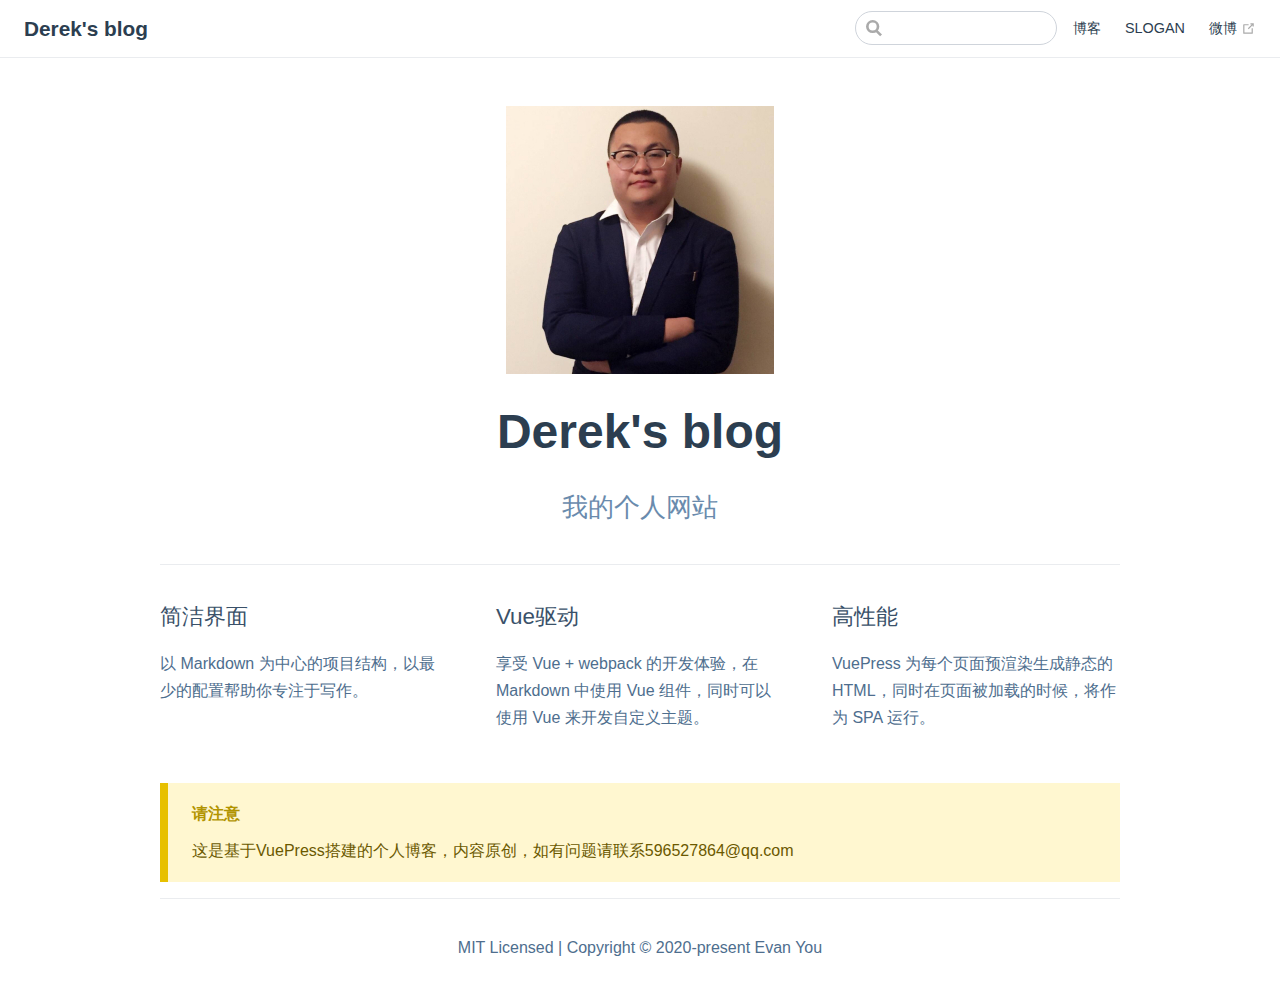
<file: index.html>
<!DOCTYPE html>
<html lang="en-US">
  <head>
    <meta charset="utf-8">
    <meta name="viewport" content="width=device-width,initial-scale=1">
    <title>Derek&#39;s blog</title>
    <meta name="generator" content="VuePress 1.5.2">
    <link rel="icon" href="/logo.jpg">
    <link rel="">
    <meta name="description" content="我的个人网站">
    <link rel="preload" href="/assets/css/0.styles.85e6082d.css" as="style"><link rel="preload" href="/assets/js/app.99e54c7d.js" as="script"><link rel="preload" href="/assets/js/2.1a6ac750.js" as="script"><link rel="preload" href="/assets/js/5.028af4e5.js" as="script"><link rel="prefetch" href="/assets/js/10.6dd53132.js"><link rel="prefetch" href="/assets/js/3.3dc6a528.js"><link rel="prefetch" href="/assets/js/4.08c277e4.js"><link rel="prefetch" href="/assets/js/6.fd2b7a94.js"><link rel="prefetch" href="/assets/js/7.e91bff27.js"><link rel="prefetch" href="/assets/js/8.a89cb03c.js"><link rel="prefetch" href="/assets/js/9.a662ce98.js">
    <link rel="stylesheet" href="/assets/css/0.styles.85e6082d.css">
  </head>
  <body>
    <div id="app" data-server-rendered="true"><div class="theme-container no-sidebar"><header class="navbar"><div class="sidebar-button"><svg xmlns="http://www.w3.org/2000/svg" aria-hidden="true" role="img" viewBox="0 0 448 512" class="icon"><path fill="currentColor" d="M436 124H12c-6.627 0-12-5.373-12-12V80c0-6.627 5.373-12 12-12h424c6.627 0 12 5.373 12 12v32c0 6.627-5.373 12-12 12zm0 160H12c-6.627 0-12-5.373-12-12v-32c0-6.627 5.373-12 12-12h424c6.627 0 12 5.373 12 12v32c0 6.627-5.373 12-12 12zm0 160H12c-6.627 0-12-5.373-12-12v-32c0-6.627 5.373-12 12-12h424c6.627 0 12 5.373 12 12v32c0 6.627-5.373 12-12 12z"></path></svg></div> <a href="/" aria-current="page" class="home-link router-link-exact-active router-link-active"><!----> <span class="site-name">Derek's blog</span></a> <div class="links"><div class="search-box"><input aria-label="Search" autocomplete="off" spellcheck="false" value=""> <!----></div> <nav class="nav-links can-hide"><div class="nav-item"><a href="/blog_heart/" class="nav-link">
  博客
</a></div><div class="nav-item"><a href="/SLOGAN/" class="nav-link">
  SLOGAN
</a></div><div class="nav-item"><a href="https://baidu.com" target="_blank" rel="noopener noreferrer" class="nav-link external">
  微博
  <svg xmlns="http://www.w3.org/2000/svg" aria-hidden="true" x="0px" y="0px" viewBox="0 0 100 100" width="15" height="15" class="icon outbound"><path fill="currentColor" d="M18.8,85.1h56l0,0c2.2,0,4-1.8,4-4v-32h-8v28h-48v-48h28v-8h-32l0,0c-2.2,0-4,1.8-4,4v56C14.8,83.3,16.6,85.1,18.8,85.1z"></path> <polygon fill="currentColor" points="45.7,48.7 51.3,54.3 77.2,28.5 77.2,37.2 85.2,37.2 85.2,14.9 62.8,14.9 62.8,22.9 71.5,22.9"></polygon></svg></a></div> <!----></nav></div></header> <div class="sidebar-mask"></div> <aside class="sidebar"><nav class="nav-links"><div class="nav-item"><a href="/blog_heart/" class="nav-link">
  博客
</a></div><div class="nav-item"><a href="/SLOGAN/" class="nav-link">
  SLOGAN
</a></div><div class="nav-item"><a href="https://baidu.com" target="_blank" rel="noopener noreferrer" class="nav-link external">
  微博
  <svg xmlns="http://www.w3.org/2000/svg" aria-hidden="true" x="0px" y="0px" viewBox="0 0 100 100" width="15" height="15" class="icon outbound"><path fill="currentColor" d="M18.8,85.1h56l0,0c2.2,0,4-1.8,4-4v-32h-8v28h-48v-48h28v-8h-32l0,0c-2.2,0-4,1.8-4,4v56C14.8,83.3,16.6,85.1,18.8,85.1z"></path> <polygon fill="currentColor" points="45.7,48.7 51.3,54.3 77.2,28.5 77.2,37.2 85.2,37.2 85.2,14.9 62.8,14.9 62.8,22.9 71.5,22.9"></polygon></svg></a></div> <!----></nav>  <!----> </aside> <main aria-labelledby="main-title" class="home"><header class="hero"><img src="\images\孙.png" alt="hero"> <h1 id="main-title">
      Derek's blog
    </h1> <p class="description">
      我的个人网站
    </p> <!----></header> <div class="features"><div class="feature"><h2>简洁界面</h2> <p>以 Markdown 为中心的项目结构，以最少的配置帮助你专注于写作。</p></div><div class="feature"><h2>Vue驱动</h2> <p>享受 Vue + webpack 的开发体验，在 Markdown 中使用 Vue 组件，同时可以使用 Vue 来开发自定义主题。</p></div><div class="feature"><h2>高性能</h2> <p>VuePress 为每个页面预渲染生成静态的 HTML，同时在页面被加载的时候，将作为 SPA 运行。</p></div></div> <div class="theme-default-content custom content__default"><div class="custom-block warning"><p class="custom-block-title">请注意</p> <p>这是基于VuePress搭建的个人博客，内容原创，如有问题请联系596527864@qq.com</p></div></div> <div class="footer">
    MIT Licensed | Copyright © 2020-present Evan You
  </div></main></div><div class="global-ui"></div></div>
    <script src="/assets/js/app.99e54c7d.js" defer></script><script src="/assets/js/2.1a6ac750.js" defer></script><script src="/assets/js/5.028af4e5.js" defer></script>
  </body>
</html>
</file>
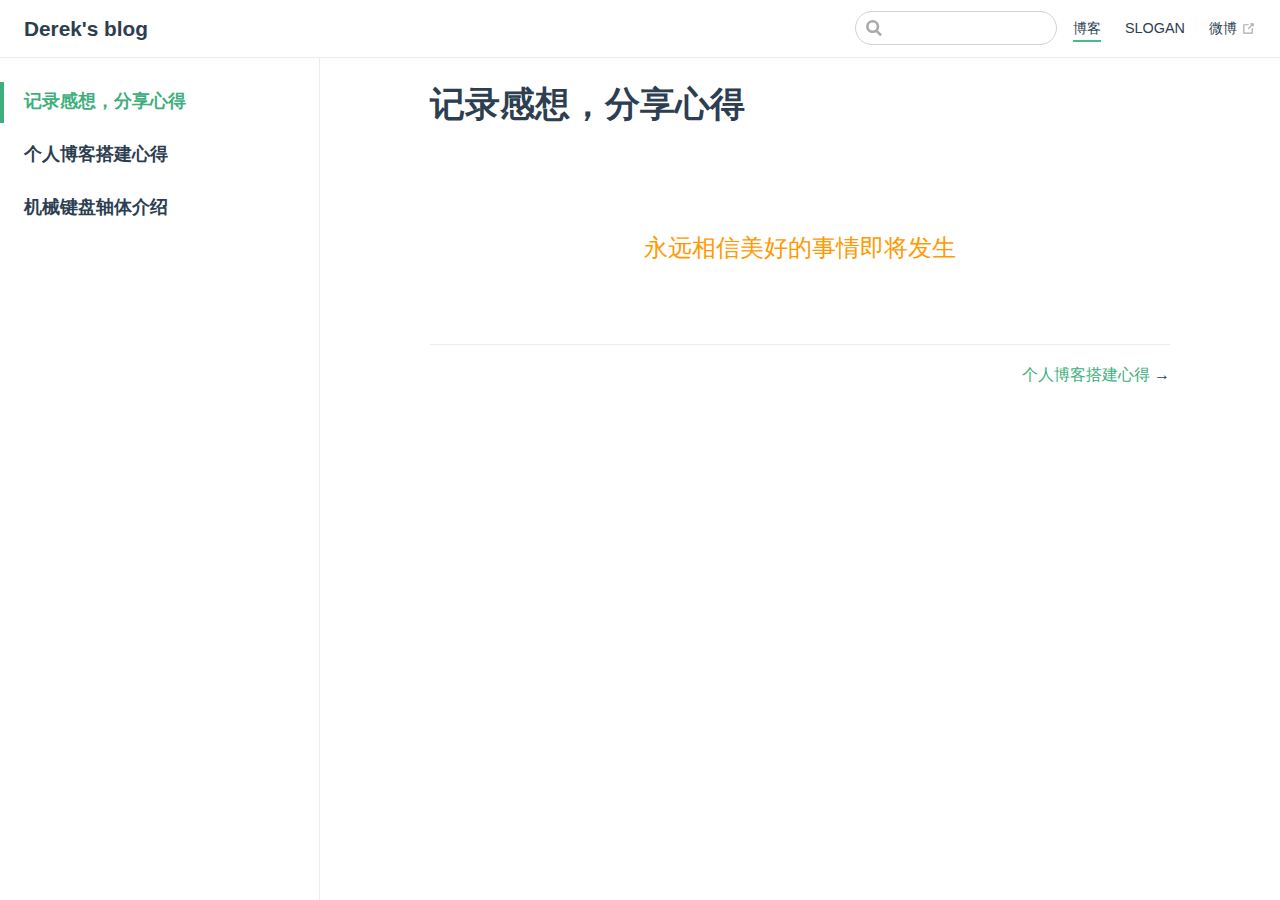
<file: blog_heart/index.html>
<!DOCTYPE html>
<html lang="en-US">
  <head>
    <meta charset="utf-8">
    <meta name="viewport" content="width=device-width,initial-scale=1">
    <title>记录感想，分享心得 | Derek&#39;s blog</title>
    <meta name="generator" content="VuePress 1.5.2">
    <link rel="icon" href="/logo.jpg">
    <link rel="">
    <meta name="description" content="我的个人网站">
    <link rel="preload" href="/assets/css/0.styles.85e6082d.css" as="style"><link rel="preload" href="/assets/js/app.99e54c7d.js" as="script"><link rel="preload" href="/assets/js/2.1a6ac750.js" as="script"><link rel="preload" href="/assets/js/8.a89cb03c.js" as="script"><link rel="prefetch" href="/assets/js/10.6dd53132.js"><link rel="prefetch" href="/assets/js/3.3dc6a528.js"><link rel="prefetch" href="/assets/js/4.08c277e4.js"><link rel="prefetch" href="/assets/js/5.028af4e5.js"><link rel="prefetch" href="/assets/js/6.fd2b7a94.js"><link rel="prefetch" href="/assets/js/7.e91bff27.js"><link rel="prefetch" href="/assets/js/9.a662ce98.js">
    <link rel="stylesheet" href="/assets/css/0.styles.85e6082d.css">
  </head>
  <body>
    <div id="app" data-server-rendered="true"><div class="theme-container"><header class="navbar"><div class="sidebar-button"><svg xmlns="http://www.w3.org/2000/svg" aria-hidden="true" role="img" viewBox="0 0 448 512" class="icon"><path fill="currentColor" d="M436 124H12c-6.627 0-12-5.373-12-12V80c0-6.627 5.373-12 12-12h424c6.627 0 12 5.373 12 12v32c0 6.627-5.373 12-12 12zm0 160H12c-6.627 0-12-5.373-12-12v-32c0-6.627 5.373-12 12-12h424c6.627 0 12 5.373 12 12v32c0 6.627-5.373 12-12 12zm0 160H12c-6.627 0-12-5.373-12-12v-32c0-6.627 5.373-12 12-12h424c6.627 0 12 5.373 12 12v32c0 6.627-5.373 12-12 12z"></path></svg></div> <a href="/" class="home-link router-link-active"><!----> <span class="site-name">Derek's blog</span></a> <div class="links"><div class="search-box"><input aria-label="Search" autocomplete="off" spellcheck="false" value=""> <!----></div> <nav class="nav-links can-hide"><div class="nav-item"><a href="/blog_heart/" aria-current="page" class="nav-link router-link-exact-active router-link-active">
  博客
</a></div><div class="nav-item"><a href="/SLOGAN/" class="nav-link">
  SLOGAN
</a></div><div class="nav-item"><a href="https://baidu.com" target="_blank" rel="noopener noreferrer" class="nav-link external">
  微博
  <svg xmlns="http://www.w3.org/2000/svg" aria-hidden="true" x="0px" y="0px" viewBox="0 0 100 100" width="15" height="15" class="icon outbound"><path fill="currentColor" d="M18.8,85.1h56l0,0c2.2,0,4-1.8,4-4v-32h-8v28h-48v-48h28v-8h-32l0,0c-2.2,0-4,1.8-4,4v56C14.8,83.3,16.6,85.1,18.8,85.1z"></path> <polygon fill="currentColor" points="45.7,48.7 51.3,54.3 77.2,28.5 77.2,37.2 85.2,37.2 85.2,14.9 62.8,14.9 62.8,22.9 71.5,22.9"></polygon></svg></a></div> <!----></nav></div></header> <div class="sidebar-mask"></div> <aside class="sidebar"><nav class="nav-links"><div class="nav-item"><a href="/blog_heart/" aria-current="page" class="nav-link router-link-exact-active router-link-active">
  博客
</a></div><div class="nav-item"><a href="/SLOGAN/" class="nav-link">
  SLOGAN
</a></div><div class="nav-item"><a href="https://baidu.com" target="_blank" rel="noopener noreferrer" class="nav-link external">
  微博
  <svg xmlns="http://www.w3.org/2000/svg" aria-hidden="true" x="0px" y="0px" viewBox="0 0 100 100" width="15" height="15" class="icon outbound"><path fill="currentColor" d="M18.8,85.1h56l0,0c2.2,0,4-1.8,4-4v-32h-8v28h-48v-48h28v-8h-32l0,0c-2.2,0-4,1.8-4,4v56C14.8,83.3,16.6,85.1,18.8,85.1z"></path> <polygon fill="currentColor" points="45.7,48.7 51.3,54.3 77.2,28.5 77.2,37.2 85.2,37.2 85.2,14.9 62.8,14.9 62.8,22.9 71.5,22.9"></polygon></svg></a></div> <!----></nav>  <ul class="sidebar-links"><li><a href="/blog_heart/" aria-current="page" class="active sidebar-link">记录感想，分享心得</a></li><li><a href="/blog_heart/one.html" class="sidebar-link">个人博客搭建心得</a></li><li><a href="/blog_heart/中国芯.html" class="sidebar-link">机械键盘轴体介绍</a></li></ul> </aside> <main class="page"> <div class="theme-default-content content__default"><h1 id="记录感想，分享心得"><a href="#记录感想，分享心得" class="header-anchor">#</a> 记录感想，分享心得</h1> <br> <br> <br> <br> <br> <font size="5" color="#ff9900"><center>永远相信美好的事情即将发生</center></font></div> <footer class="page-edit"><!----> <!----></footer> <div class="page-nav"><p class="inner"><!----> <span class="next"><a href="/blog_heart/one.html">
        个人博客搭建心得
      </a>
      →
    </span></p></div> </main></div><div class="global-ui"></div></div>
    <script src="/assets/js/app.99e54c7d.js" defer></script><script src="/assets/js/2.1a6ac750.js" defer></script><script src="/assets/js/8.a89cb03c.js" defer></script>
  </body>
</html>
</file>
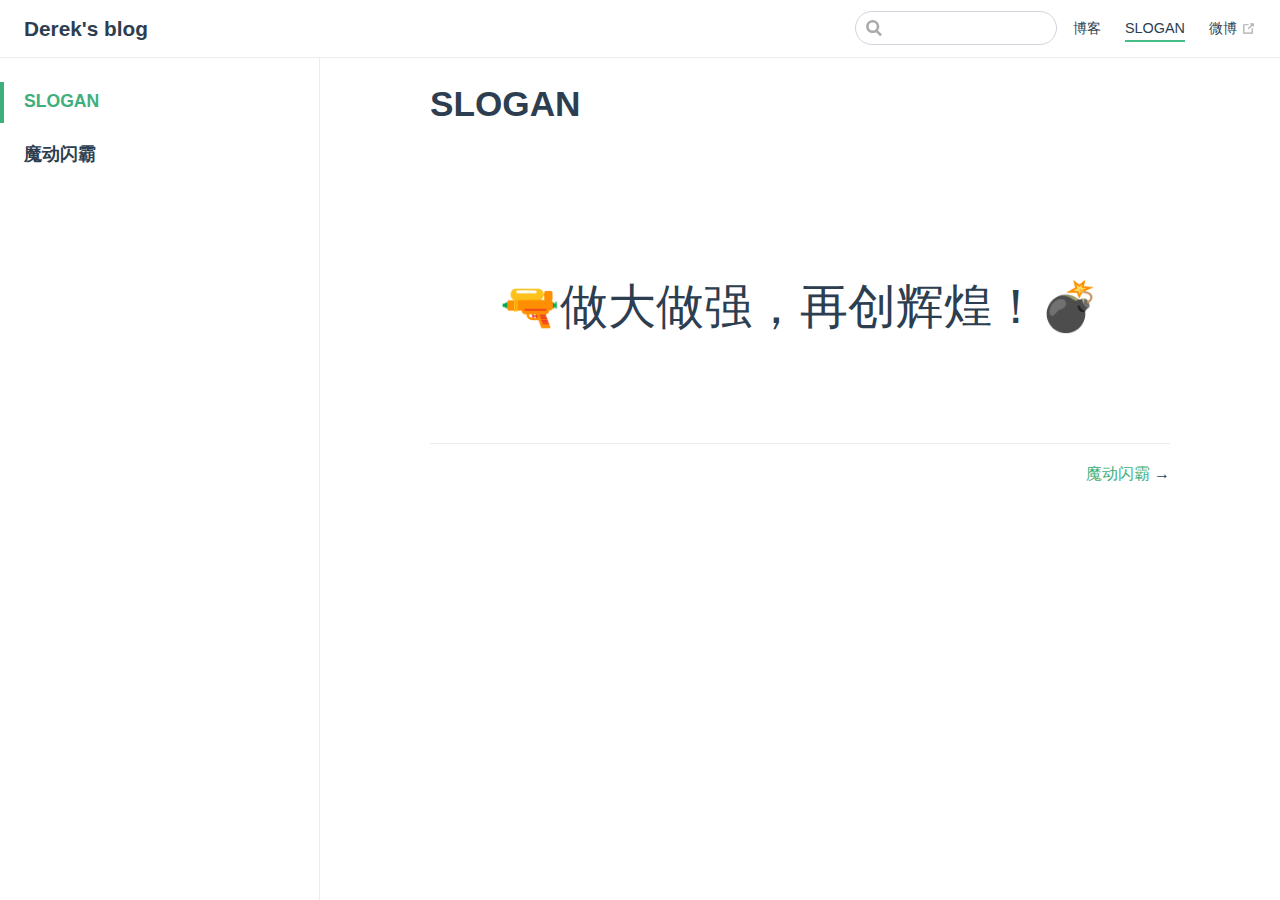
<file: SLOGAN/index.html>
<!DOCTYPE html>
<html lang="en-US">
  <head>
    <meta charset="utf-8">
    <meta name="viewport" content="width=device-width,initial-scale=1">
    <title>SLOGAN | Derek&#39;s blog</title>
    <meta name="generator" content="VuePress 1.5.2">
    <link rel="icon" href="/logo.jpg">
    <link rel="">
    <meta name="description" content="我的个人网站">
    <link rel="preload" href="/assets/css/0.styles.85e6082d.css" as="style"><link rel="preload" href="/assets/js/app.99e54c7d.js" as="script"><link rel="preload" href="/assets/js/2.1a6ac750.js" as="script"><link rel="preload" href="/assets/js/6.fd2b7a94.js" as="script"><link rel="prefetch" href="/assets/js/10.6dd53132.js"><link rel="prefetch" href="/assets/js/3.3dc6a528.js"><link rel="prefetch" href="/assets/js/4.08c277e4.js"><link rel="prefetch" href="/assets/js/5.028af4e5.js"><link rel="prefetch" href="/assets/js/7.e91bff27.js"><link rel="prefetch" href="/assets/js/8.a89cb03c.js"><link rel="prefetch" href="/assets/js/9.a662ce98.js">
    <link rel="stylesheet" href="/assets/css/0.styles.85e6082d.css">
  </head>
  <body>
    <div id="app" data-server-rendered="true"><div class="theme-container"><header class="navbar"><div class="sidebar-button"><svg xmlns="http://www.w3.org/2000/svg" aria-hidden="true" role="img" viewBox="0 0 448 512" class="icon"><path fill="currentColor" d="M436 124H12c-6.627 0-12-5.373-12-12V80c0-6.627 5.373-12 12-12h424c6.627 0 12 5.373 12 12v32c0 6.627-5.373 12-12 12zm0 160H12c-6.627 0-12-5.373-12-12v-32c0-6.627 5.373-12 12-12h424c6.627 0 12 5.373 12 12v32c0 6.627-5.373 12-12 12zm0 160H12c-6.627 0-12-5.373-12-12v-32c0-6.627 5.373-12 12-12h424c6.627 0 12 5.373 12 12v32c0 6.627-5.373 12-12 12z"></path></svg></div> <a href="/" class="home-link router-link-active"><!----> <span class="site-name">Derek's blog</span></a> <div class="links"><div class="search-box"><input aria-label="Search" autocomplete="off" spellcheck="false" value=""> <!----></div> <nav class="nav-links can-hide"><div class="nav-item"><a href="/blog_heart/" class="nav-link">
  博客
</a></div><div class="nav-item"><a href="/SLOGAN/" aria-current="page" class="nav-link router-link-exact-active router-link-active">
  SLOGAN
</a></div><div class="nav-item"><a href="https://baidu.com" target="_blank" rel="noopener noreferrer" class="nav-link external">
  微博
  <svg xmlns="http://www.w3.org/2000/svg" aria-hidden="true" x="0px" y="0px" viewBox="0 0 100 100" width="15" height="15" class="icon outbound"><path fill="currentColor" d="M18.8,85.1h56l0,0c2.2,0,4-1.8,4-4v-32h-8v28h-48v-48h28v-8h-32l0,0c-2.2,0-4,1.8-4,4v56C14.8,83.3,16.6,85.1,18.8,85.1z"></path> <polygon fill="currentColor" points="45.7,48.7 51.3,54.3 77.2,28.5 77.2,37.2 85.2,37.2 85.2,14.9 62.8,14.9 62.8,22.9 71.5,22.9"></polygon></svg></a></div> <!----></nav></div></header> <div class="sidebar-mask"></div> <aside class="sidebar"><nav class="nav-links"><div class="nav-item"><a href="/blog_heart/" class="nav-link">
  博客
</a></div><div class="nav-item"><a href="/SLOGAN/" aria-current="page" class="nav-link router-link-exact-active router-link-active">
  SLOGAN
</a></div><div class="nav-item"><a href="https://baidu.com" target="_blank" rel="noopener noreferrer" class="nav-link external">
  微博
  <svg xmlns="http://www.w3.org/2000/svg" aria-hidden="true" x="0px" y="0px" viewBox="0 0 100 100" width="15" height="15" class="icon outbound"><path fill="currentColor" d="M18.8,85.1h56l0,0c2.2,0,4-1.8,4-4v-32h-8v28h-48v-48h28v-8h-32l0,0c-2.2,0-4,1.8-4,4v56C14.8,83.3,16.6,85.1,18.8,85.1z"></path> <polygon fill="currentColor" points="45.7,48.7 51.3,54.3 77.2,28.5 77.2,37.2 85.2,37.2 85.2,14.9 62.8,14.9 62.8,22.9 71.5,22.9"></polygon></svg></a></div> <!----></nav>  <ul class="sidebar-links"><li><a href="/SLOGAN/" aria-current="page" class="active sidebar-link">SLOGAN</a></li><li><a href="/SLOGAN/one.html" class="sidebar-link">魔动闪霸</a></li></ul> </aside> <main class="page"> <div class="theme-default-content content__default"><h1 id="slogan"><a href="#slogan" class="header-anchor">#</a> SLOGAN</h1> <br> <br> <br><br> <br> <br> <p><font size="7"><center>🔫做大做强，再创辉煌！💣</center></font></p></div> <footer class="page-edit"><!----> <!----></footer> <div class="page-nav"><p class="inner"><!----> <span class="next"><a href="/SLOGAN/one.html">
        魔动闪霸
      </a>
      →
    </span></p></div> </main></div><div class="global-ui"></div></div>
    <script src="/assets/js/app.99e54c7d.js" defer></script><script src="/assets/js/2.1a6ac750.js" defer></script><script src="/assets/js/6.fd2b7a94.js" defer></script>
  </body>
</html>
</file>
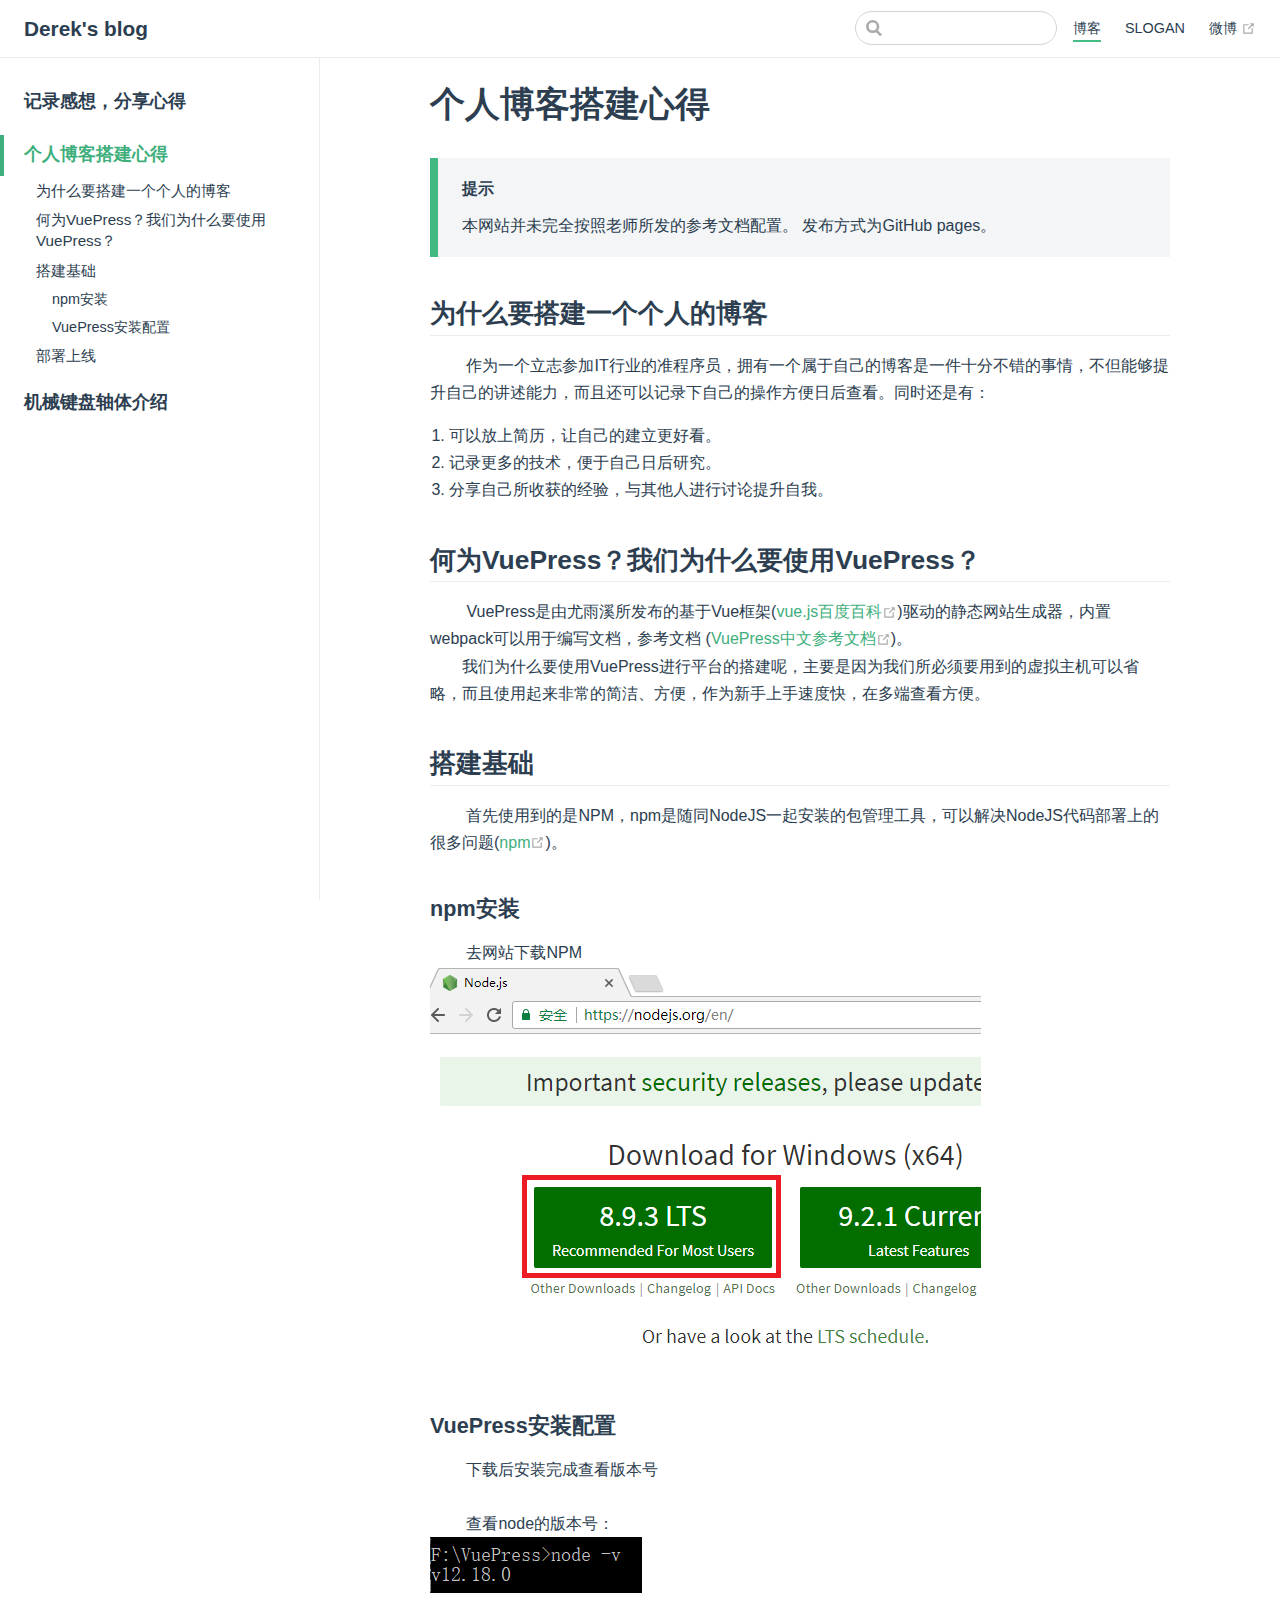
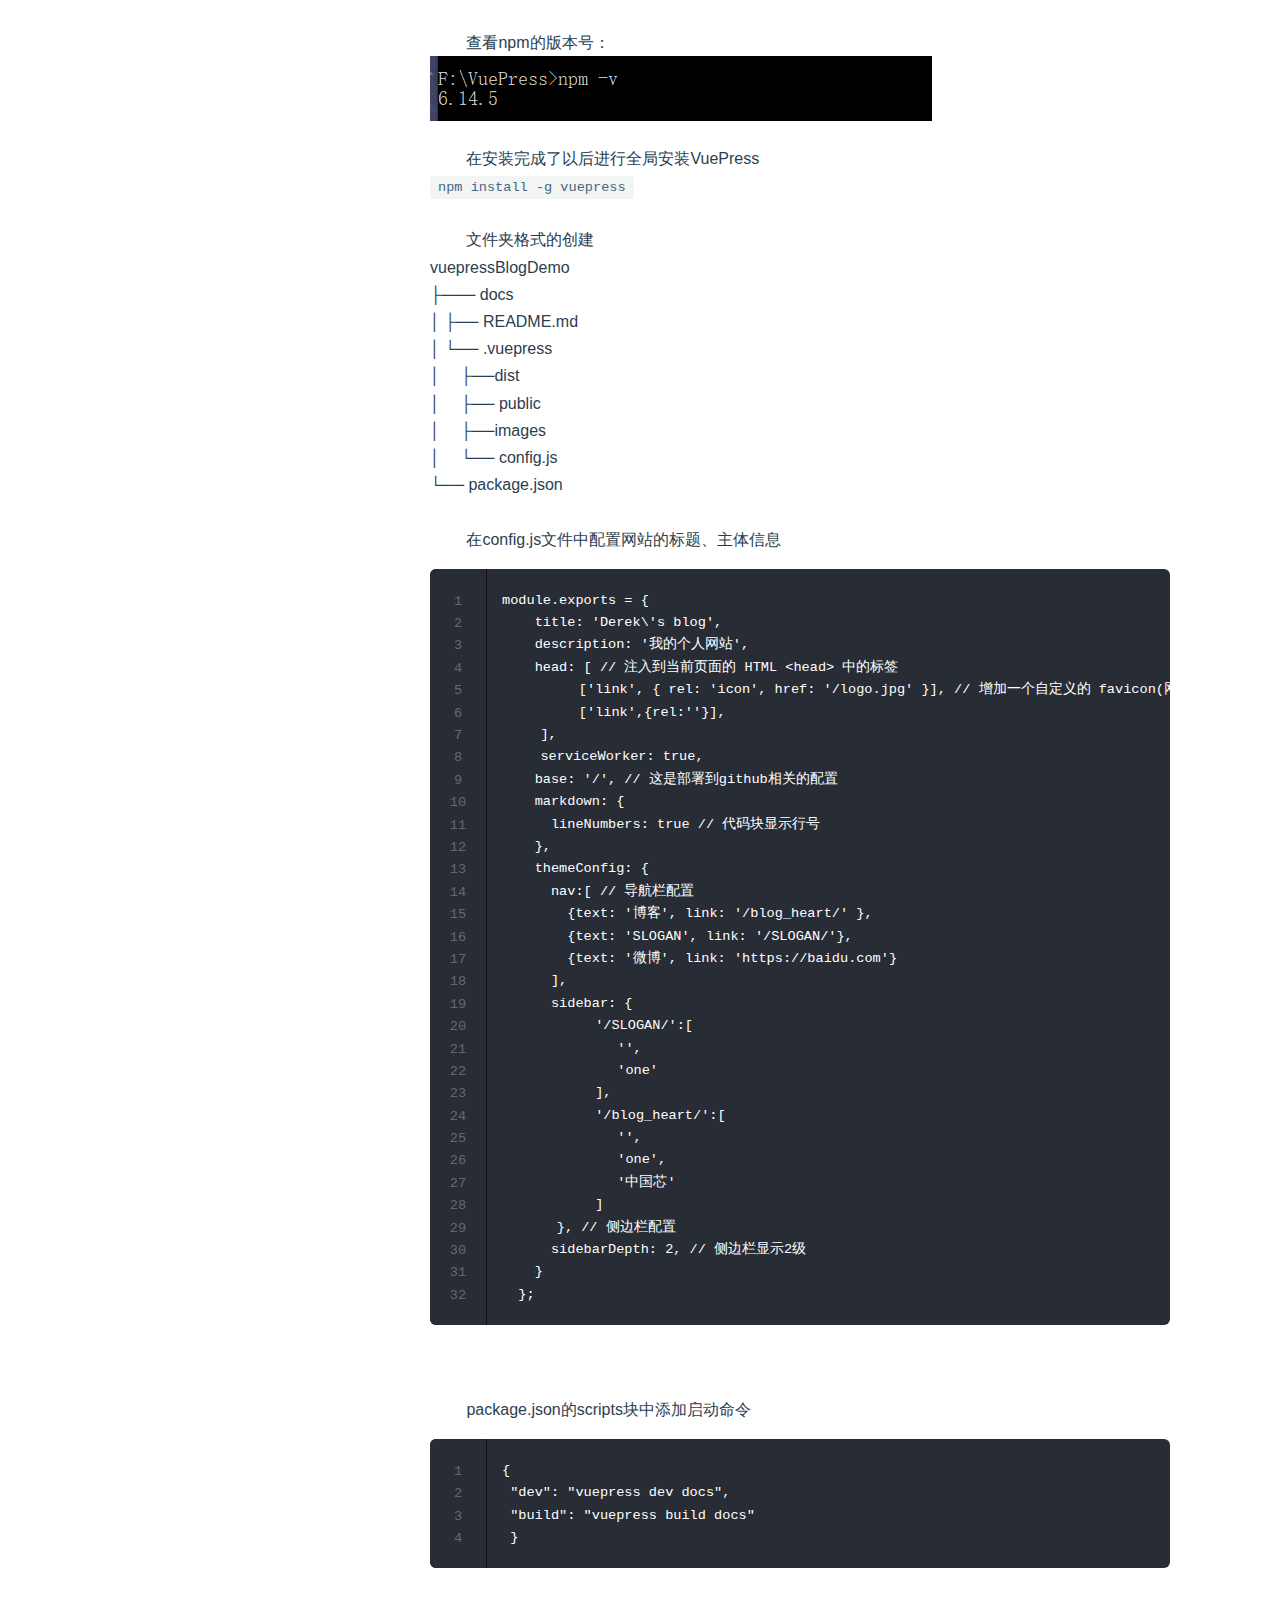
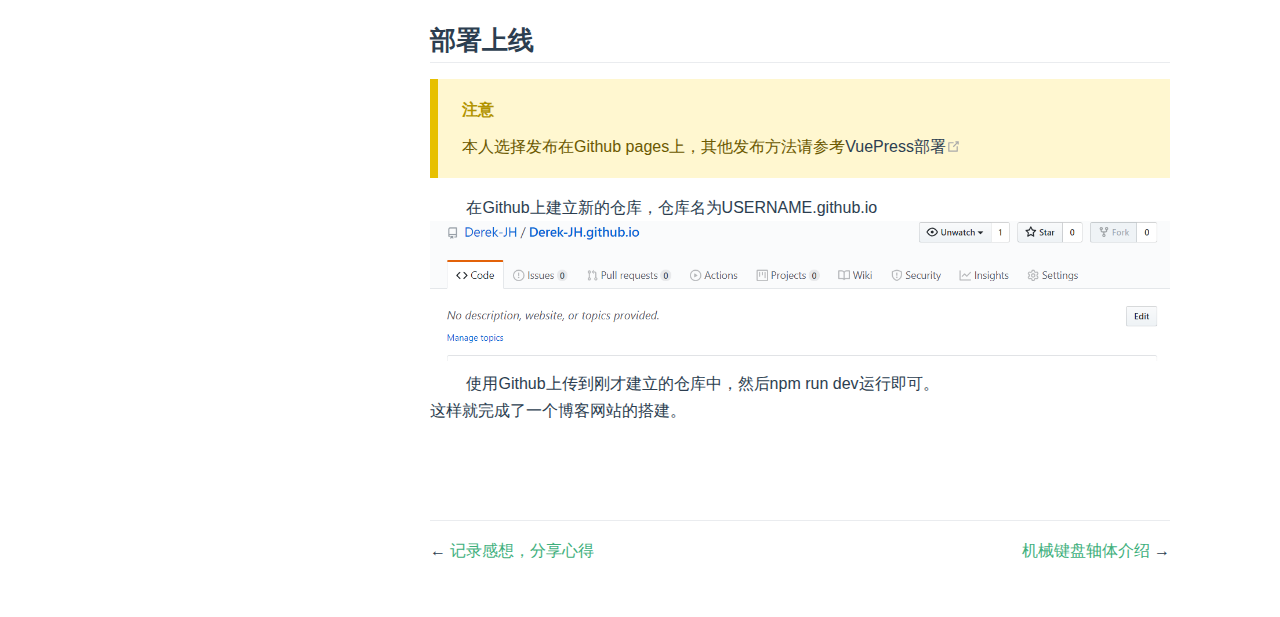
<file: blog_heart/one.html>
<!DOCTYPE html>
<html lang="en-US">
  <head>
    <meta charset="utf-8">
    <meta name="viewport" content="width=device-width,initial-scale=1">
    <title>个人博客搭建心得 | Derek&#39;s blog</title>
    <meta name="generator" content="VuePress 1.5.2">
    <link rel="icon" href="/logo.jpg">
    <link rel="">
    <meta name="description" content="我的个人网站">
    <link rel="preload" href="/assets/css/0.styles.85e6082d.css" as="style"><link rel="preload" href="/assets/js/app.99e54c7d.js" as="script"><link rel="preload" href="/assets/js/2.1a6ac750.js" as="script"><link rel="preload" href="/assets/js/9.a662ce98.js" as="script"><link rel="prefetch" href="/assets/js/10.6dd53132.js"><link rel="prefetch" href="/assets/js/3.3dc6a528.js"><link rel="prefetch" href="/assets/js/4.08c277e4.js"><link rel="prefetch" href="/assets/js/5.028af4e5.js"><link rel="prefetch" href="/assets/js/6.fd2b7a94.js"><link rel="prefetch" href="/assets/js/7.e91bff27.js"><link rel="prefetch" href="/assets/js/8.a89cb03c.js">
    <link rel="stylesheet" href="/assets/css/0.styles.85e6082d.css">
  </head>
  <body>
    <div id="app" data-server-rendered="true"><div class="theme-container"><header class="navbar"><div class="sidebar-button"><svg xmlns="http://www.w3.org/2000/svg" aria-hidden="true" role="img" viewBox="0 0 448 512" class="icon"><path fill="currentColor" d="M436 124H12c-6.627 0-12-5.373-12-12V80c0-6.627 5.373-12 12-12h424c6.627 0 12 5.373 12 12v32c0 6.627-5.373 12-12 12zm0 160H12c-6.627 0-12-5.373-12-12v-32c0-6.627 5.373-12 12-12h424c6.627 0 12 5.373 12 12v32c0 6.627-5.373 12-12 12zm0 160H12c-6.627 0-12-5.373-12-12v-32c0-6.627 5.373-12 12-12h424c6.627 0 12 5.373 12 12v32c0 6.627-5.373 12-12 12z"></path></svg></div> <a href="/" class="home-link router-link-active"><!----> <span class="site-name">Derek's blog</span></a> <div class="links"><div class="search-box"><input aria-label="Search" autocomplete="off" spellcheck="false" value=""> <!----></div> <nav class="nav-links can-hide"><div class="nav-item"><a href="/blog_heart/" class="nav-link router-link-active">
  博客
</a></div><div class="nav-item"><a href="/SLOGAN/" class="nav-link">
  SLOGAN
</a></div><div class="nav-item"><a href="https://baidu.com" target="_blank" rel="noopener noreferrer" class="nav-link external">
  微博
  <svg xmlns="http://www.w3.org/2000/svg" aria-hidden="true" x="0px" y="0px" viewBox="0 0 100 100" width="15" height="15" class="icon outbound"><path fill="currentColor" d="M18.8,85.1h56l0,0c2.2,0,4-1.8,4-4v-32h-8v28h-48v-48h28v-8h-32l0,0c-2.2,0-4,1.8-4,4v56C14.8,83.3,16.6,85.1,18.8,85.1z"></path> <polygon fill="currentColor" points="45.7,48.7 51.3,54.3 77.2,28.5 77.2,37.2 85.2,37.2 85.2,14.9 62.8,14.9 62.8,22.9 71.5,22.9"></polygon></svg></a></div> <!----></nav></div></header> <div class="sidebar-mask"></div> <aside class="sidebar"><nav class="nav-links"><div class="nav-item"><a href="/blog_heart/" class="nav-link router-link-active">
  博客
</a></div><div class="nav-item"><a href="/SLOGAN/" class="nav-link">
  SLOGAN
</a></div><div class="nav-item"><a href="https://baidu.com" target="_blank" rel="noopener noreferrer" class="nav-link external">
  微博
  <svg xmlns="http://www.w3.org/2000/svg" aria-hidden="true" x="0px" y="0px" viewBox="0 0 100 100" width="15" height="15" class="icon outbound"><path fill="currentColor" d="M18.8,85.1h56l0,0c2.2,0,4-1.8,4-4v-32h-8v28h-48v-48h28v-8h-32l0,0c-2.2,0-4,1.8-4,4v56C14.8,83.3,16.6,85.1,18.8,85.1z"></path> <polygon fill="currentColor" points="45.7,48.7 51.3,54.3 77.2,28.5 77.2,37.2 85.2,37.2 85.2,14.9 62.8,14.9 62.8,22.9 71.5,22.9"></polygon></svg></a></div> <!----></nav>  <ul class="sidebar-links"><li><a href="/blog_heart/" aria-current="page" class="sidebar-link">记录感想，分享心得</a></li><li><a href="/blog_heart/one.html" aria-current="page" class="active sidebar-link">个人博客搭建心得</a><ul class="sidebar-sub-headers"><li class="sidebar-sub-header"><a href="/blog_heart/one.html#为什么要搭建一个个人的博客" class="sidebar-link">为什么要搭建一个个人的博客</a></li><li class="sidebar-sub-header"><a href="/blog_heart/one.html#何为vuepress？我们为什么要使用vuepress？" class="sidebar-link">何为VuePress？我们为什么要使用VuePress？</a></li><li class="sidebar-sub-header"><a href="/blog_heart/one.html#搭建基础" class="sidebar-link">搭建基础</a><ul class="sidebar-sub-headers"><li class="sidebar-sub-header"><a href="/blog_heart/one.html#npm安装" class="sidebar-link">npm安装</a></li><li class="sidebar-sub-header"><a href="/blog_heart/one.html#vuepress安装配置" class="sidebar-link">VuePress安装配置</a></li></ul></li><li class="sidebar-sub-header"><a href="/blog_heart/one.html#部署上线" class="sidebar-link">部署上线</a></li></ul></li><li><a href="/blog_heart/中国芯.html" class="sidebar-link">机械键盘轴体介绍</a></li></ul> </aside> <main class="page"> <div class="theme-default-content content__default"><h1 id="个人博客搭建心得"><a href="#个人博客搭建心得" class="header-anchor">#</a> 个人博客搭建心得</h1> <div class="custom-block tip"><p class="custom-block-title">提示</p> <p>本网站并未完全按照老师所发的参考文档配置。
发布方式为GitHub pages。</p></div> <h2 id="为什么要搭建一个个人的博客"><a href="#为什么要搭建一个个人的博客" class="header-anchor">#</a> 为什么要搭建一个个人的博客</h2> <p>      作为一个立志参加IT行业的准程序员，拥有一个属于自己的博客是一件十分不错的事情，不但能够提升自己的讲述能力，而且还可以记录下自己的操作方便日后查看。同时还是有：<br></p> <ol><li>可以放上简历，让自己的建立更好看。</li> <li>记录更多的技术，便于自己日后研究。</li> <li>分享自己所收获的经验，与其他人进行讨论提升自我。</li></ol> <h2 id="何为vuepress？我们为什么要使用vuepress？"><a href="#何为vuepress？我们为什么要使用vuepress？" class="header-anchor">#</a> 何为VuePress？我们为什么要使用VuePress？</h2> <p>     VuePress是由尤雨溪所发布的基于Vue框架(<a href="https://baike.baidu.com/item/Vue.js/19884851?fr=aladdin" target="_blank" rel="noopener noreferrer">vue.js百度百科<svg xmlns="http://www.w3.org/2000/svg" aria-hidden="true" x="0px" y="0px" viewBox="0 0 100 100" width="15" height="15" class="icon outbound"><path fill="currentColor" d="M18.8,85.1h56l0,0c2.2,0,4-1.8,4-4v-32h-8v28h-48v-48h28v-8h-32l0,0c-2.2,0-4,1.8-4,4v56C14.8,83.3,16.6,85.1,18.8,85.1z"></path> <polygon fill="currentColor" points="45.7,48.7 51.3,54.3 77.2,28.5 77.2,37.2 85.2,37.2 85.2,14.9 62.8,14.9 62.8,22.9 71.5,22.9"></polygon></svg></a>)驱动的静态网站生成器，内置webpack可以用于编写文档，参考文档
(<a href="http://caibaojian.com/vuepress/" target="_blank" rel="noopener noreferrer">VuePress中文参考文档<svg xmlns="http://www.w3.org/2000/svg" aria-hidden="true" x="0px" y="0px" viewBox="0 0 100 100" width="15" height="15" class="icon outbound"><path fill="currentColor" d="M18.8,85.1h56l0,0c2.2,0,4-1.8,4-4v-32h-8v28h-48v-48h28v-8h-32l0,0c-2.2,0-4,1.8-4,4v56C14.8,83.3,16.6,85.1,18.8,85.1z"></path> <polygon fill="currentColor" points="45.7,48.7 51.3,54.3 77.2,28.5 77.2,37.2 85.2,37.2 85.2,14.9 62.8,14.9 62.8,22.9 71.5,22.9"></polygon></svg></a>)。<br>
  我们为什么要使用VuePress进行平台的搭建呢，主要是因为我们所必须要用到的虚拟主机可以省略，而且使用起来非常的简洁、方便，作为新手上手速度快，在多端查看方便。</p> <h2 id="搭建基础"><a href="#搭建基础" class="header-anchor">#</a> 搭建基础</h2> <p>    首先使用到的是NPM，npm是随同NodeJS一起安装的包管理工具，可以解决NodeJS代码部署上的很多问题(<a href="https://baike.baidu.com/item/NPM/23807941#viewPageContent" target="_blank" rel="noopener noreferrer">npm<svg xmlns="http://www.w3.org/2000/svg" aria-hidden="true" x="0px" y="0px" viewBox="0 0 100 100" width="15" height="15" class="icon outbound"><path fill="currentColor" d="M18.8,85.1h56l0,0c2.2,0,4-1.8,4-4v-32h-8v28h-48v-48h28v-8h-32l0,0c-2.2,0-4,1.8-4,4v56C14.8,83.3,16.6,85.1,18.8,85.1z"></path> <polygon fill="currentColor" points="45.7,48.7 51.3,54.3 77.2,28.5 77.2,37.2 85.2,37.2 85.2,14.9 62.8,14.9 62.8,22.9 71.5,22.9"></polygon></svg></a>)。</p> <h3 id="npm安装"><a href="#npm安装" class="header-anchor">#</a> npm安装</h3> <p>    去网站下载NPM<br> <img src="/images/%E4%B8%8B%E8%BD%BDNPM.png" alt="下载NPM" title="下载NPM"></p> <h3 id="vuepress安装配置"><a href="#vuepress安装配置" class="header-anchor">#</a> VuePress安装配置</h3> <p>    下载后安装完成查看版本号<br> <br>
    查看node的版本号：<br> <img src="/images/node%E7%89%88%E6%9C%AC%E5%8F%B7.png" alt="node版本号"><br> <br>
    查看npm的版本号：<br> <img src="/images/npm%E7%89%88%E6%9C%AC.png" alt="npm版本号"></p> <p>    在安装完成了以后进行全局安装VuePress<br> <code>npm install -g vuepress</code><br> <br>
    文件夹格式的创建<br>
vuepressBlogDemo<br>
├─── docs<br>
│   ├── README.md<br>
│   └── .vuepress<br>
│	 ├──dist<br>
│        ├── public<br>
│	 ├──images<br>
│        └── config.js<br>
└── package.json<br> <br>
    在config.js文件中配置网站的标题、主体信息</p> <div class="language- line-numbers-mode"><pre class="language-text"><code>module.exports = {
    title: 'Derek\'s blog',
    description: '我的个人网站',
    head: [ // 注入到当前页面的 HTML &lt;head&gt; 中的标签
		['link', { rel: 'icon', href: '/logo.jpg' }], // 增加一个自定义的 favicon(网页标签的图标)
		['link',{rel:''}],
	],
	serviceWorker: true,
    base: '/', // 这是部署到github相关的配置
    markdown: {
      lineNumbers: true // 代码块显示行号
    },
    themeConfig: {
      nav:[ // 导航栏配置
        {text: '博客', link: '/blog_heart/' },
        {text: 'SLOGAN', link: '/SLOGAN/'},
        {text: '微博', link: 'https://baidu.com'}      
      ],
      sidebar: {
		  '/SLOGAN/':[
			'',
			'one'
		  ],
		  '/blog_heart/':[
			'',
			'one',
			'中国芯'
		  ]
	  }, // 侧边栏配置
      sidebarDepth: 2, // 侧边栏显示2级
    }
  };
</code></pre> <div class="line-numbers-wrapper"><span class="line-number">1</span><br><span class="line-number">2</span><br><span class="line-number">3</span><br><span class="line-number">4</span><br><span class="line-number">5</span><br><span class="line-number">6</span><br><span class="line-number">7</span><br><span class="line-number">8</span><br><span class="line-number">9</span><br><span class="line-number">10</span><br><span class="line-number">11</span><br><span class="line-number">12</span><br><span class="line-number">13</span><br><span class="line-number">14</span><br><span class="line-number">15</span><br><span class="line-number">16</span><br><span class="line-number">17</span><br><span class="line-number">18</span><br><span class="line-number">19</span><br><span class="line-number">20</span><br><span class="line-number">21</span><br><span class="line-number">22</span><br><span class="line-number">23</span><br><span class="line-number">24</span><br><span class="line-number">25</span><br><span class="line-number">26</span><br><span class="line-number">27</span><br><span class="line-number">28</span><br><span class="line-number">29</span><br><span class="line-number">30</span><br><span class="line-number">31</span><br><span class="line-number">32</span><br></div></div><p><br><br>
    package.json的scripts块中添加启动命令</p> <div class="language- line-numbers-mode"><pre class="language-text"><code>{
 &quot;dev&quot;: &quot;vuepress dev docs&quot;,
 &quot;build&quot;: &quot;vuepress build docs&quot;
 }
</code></pre> <div class="line-numbers-wrapper"><span class="line-number">1</span><br><span class="line-number">2</span><br><span class="line-number">3</span><br><span class="line-number">4</span><br></div></div><br> <h2 id="部署上线"><a href="#部署上线" class="header-anchor">#</a> 部署上线</h2> <div class="custom-block warning"><p class="custom-block-title">注意</p> <p>本人选择发布在Github pages上，其他发布方法请参考<a href="http://caibaojian.com/vuepress/guide/deploy.html" target="_blank" rel="noopener noreferrer">VuePress部署<svg xmlns="http://www.w3.org/2000/svg" aria-hidden="true" x="0px" y="0px" viewBox="0 0 100 100" width="15" height="15" class="icon outbound"><path fill="currentColor" d="M18.8,85.1h56l0,0c2.2,0,4-1.8,4-4v-32h-8v28h-48v-48h28v-8h-32l0,0c-2.2,0-4,1.8-4,4v56C14.8,83.3,16.6,85.1,18.8,85.1z"></path> <polygon fill="currentColor" points="45.7,48.7 51.3,54.3 77.2,28.5 77.2,37.2 85.2,37.2 85.2,14.9 62.8,14.9 62.8,22.9 71.5,22.9"></polygon></svg></a></p></div> <p>    在Github上建立新的仓库，仓库名为USERNAME.github.io<br> <img src="/images/GitHub%E5%88%9B%E5%BB%BA.png" alt="仓库"> <br>
    使用Github上传到刚才建立的仓库中，然后npm run dev运行即可。<br>
这样就完成了一个博客网站的搭建。</p></div> <footer class="page-edit"><!----> <!----></footer> <div class="page-nav"><p class="inner"><span class="prev">
      ←
      <a href="/blog_heart/" class="prev router-link-active">
        记录感想，分享心得
      </a></span> <span class="next"><a href="/blog_heart/中国芯.html">
        机械键盘轴体介绍
      </a>
      →
    </span></p></div> </main></div><div class="global-ui"></div></div>
    <script src="/assets/js/app.99e54c7d.js" defer></script><script src="/assets/js/2.1a6ac750.js" defer></script><script src="/assets/js/9.a662ce98.js" defer></script>
  </body>
</html>
</file>
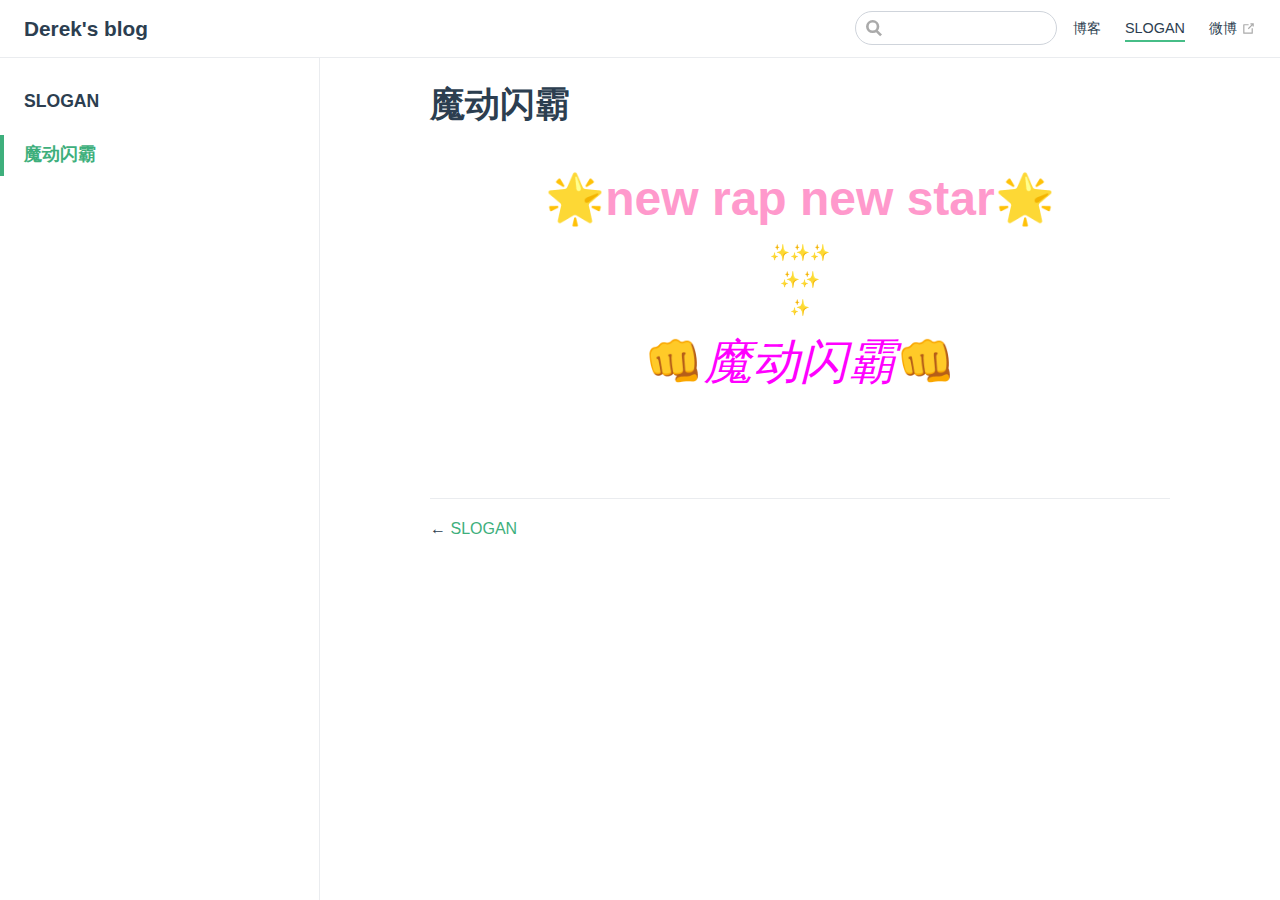
<file: SLOGAN/one.html>
<!DOCTYPE html>
<html lang="en-US">
  <head>
    <meta charset="utf-8">
    <meta name="viewport" content="width=device-width,initial-scale=1">
    <title>魔动闪霸 | Derek&#39;s blog</title>
    <meta name="generator" content="VuePress 1.5.2">
    <link rel="icon" href="/logo.jpg">
    <link rel="">
    <meta name="description" content="我的个人网站">
    <link rel="preload" href="/assets/css/0.styles.85e6082d.css" as="style"><link rel="preload" href="/assets/js/app.99e54c7d.js" as="script"><link rel="preload" href="/assets/js/2.1a6ac750.js" as="script"><link rel="preload" href="/assets/js/7.e91bff27.js" as="script"><link rel="prefetch" href="/assets/js/10.6dd53132.js"><link rel="prefetch" href="/assets/js/3.3dc6a528.js"><link rel="prefetch" href="/assets/js/4.08c277e4.js"><link rel="prefetch" href="/assets/js/5.028af4e5.js"><link rel="prefetch" href="/assets/js/6.fd2b7a94.js"><link rel="prefetch" href="/assets/js/8.a89cb03c.js"><link rel="prefetch" href="/assets/js/9.a662ce98.js">
    <link rel="stylesheet" href="/assets/css/0.styles.85e6082d.css">
  </head>
  <body>
    <div id="app" data-server-rendered="true"><div class="theme-container"><header class="navbar"><div class="sidebar-button"><svg xmlns="http://www.w3.org/2000/svg" aria-hidden="true" role="img" viewBox="0 0 448 512" class="icon"><path fill="currentColor" d="M436 124H12c-6.627 0-12-5.373-12-12V80c0-6.627 5.373-12 12-12h424c6.627 0 12 5.373 12 12v32c0 6.627-5.373 12-12 12zm0 160H12c-6.627 0-12-5.373-12-12v-32c0-6.627 5.373-12 12-12h424c6.627 0 12 5.373 12 12v32c0 6.627-5.373 12-12 12zm0 160H12c-6.627 0-12-5.373-12-12v-32c0-6.627 5.373-12 12-12h424c6.627 0 12 5.373 12 12v32c0 6.627-5.373 12-12 12z"></path></svg></div> <a href="/" class="home-link router-link-active"><!----> <span class="site-name">Derek's blog</span></a> <div class="links"><div class="search-box"><input aria-label="Search" autocomplete="off" spellcheck="false" value=""> <!----></div> <nav class="nav-links can-hide"><div class="nav-item"><a href="/blog_heart/" class="nav-link">
  博客
</a></div><div class="nav-item"><a href="/SLOGAN/" class="nav-link router-link-active">
  SLOGAN
</a></div><div class="nav-item"><a href="https://baidu.com" target="_blank" rel="noopener noreferrer" class="nav-link external">
  微博
  <svg xmlns="http://www.w3.org/2000/svg" aria-hidden="true" x="0px" y="0px" viewBox="0 0 100 100" width="15" height="15" class="icon outbound"><path fill="currentColor" d="M18.8,85.1h56l0,0c2.2,0,4-1.8,4-4v-32h-8v28h-48v-48h28v-8h-32l0,0c-2.2,0-4,1.8-4,4v56C14.8,83.3,16.6,85.1,18.8,85.1z"></path> <polygon fill="currentColor" points="45.7,48.7 51.3,54.3 77.2,28.5 77.2,37.2 85.2,37.2 85.2,14.9 62.8,14.9 62.8,22.9 71.5,22.9"></polygon></svg></a></div> <!----></nav></div></header> <div class="sidebar-mask"></div> <aside class="sidebar"><nav class="nav-links"><div class="nav-item"><a href="/blog_heart/" class="nav-link">
  博客
</a></div><div class="nav-item"><a href="/SLOGAN/" class="nav-link router-link-active">
  SLOGAN
</a></div><div class="nav-item"><a href="https://baidu.com" target="_blank" rel="noopener noreferrer" class="nav-link external">
  微博
  <svg xmlns="http://www.w3.org/2000/svg" aria-hidden="true" x="0px" y="0px" viewBox="0 0 100 100" width="15" height="15" class="icon outbound"><path fill="currentColor" d="M18.8,85.1h56l0,0c2.2,0,4-1.8,4-4v-32h-8v28h-48v-48h28v-8h-32l0,0c-2.2,0-4,1.8-4,4v56C14.8,83.3,16.6,85.1,18.8,85.1z"></path> <polygon fill="currentColor" points="45.7,48.7 51.3,54.3 77.2,28.5 77.2,37.2 85.2,37.2 85.2,14.9 62.8,14.9 62.8,22.9 71.5,22.9"></polygon></svg></a></div> <!----></nav>  <ul class="sidebar-links"><li><a href="/SLOGAN/" aria-current="page" class="sidebar-link">SLOGAN</a></li><li><a href="/SLOGAN/one.html" aria-current="page" class="active sidebar-link">魔动闪霸</a></li></ul> </aside> <main class="page"> <div class="theme-default-content content__default"><h1 id="魔动闪霸"><a href="#魔动闪霸" class="header-anchor">#</a> 魔动闪霸</h1> <p><font size="7" color="#ff99cc"><center>🌟<strong>new rap new star</strong>🌟</center></font> <center>✨✨✨<br>✨✨<br>✨</center> <font size="7" color="#FF00FF"><center>👊<em>魔动闪霸</em>👊</center></font></p></div> <footer class="page-edit"><!----> <!----></footer> <div class="page-nav"><p class="inner"><span class="prev">
      ←
      <a href="/SLOGAN/" class="prev router-link-active">
        SLOGAN
      </a></span> <!----></p></div> </main></div><div class="global-ui"></div></div>
    <script src="/assets/js/app.99e54c7d.js" defer></script><script src="/assets/js/2.1a6ac750.js" defer></script><script src="/assets/js/7.e91bff27.js" defer></script>
  </body>
</html>
</file>
<file: assets/css/0.styles.85e6082d.css>
code[class*=language-],pre[class*=language-]{color:#ccc;background:none;font-family:Consolas,Monaco,Andale Mono,Ubuntu Mono,monospace;font-size:1em;text-align:left;white-space:pre;word-spacing:normal;word-break:normal;word-wrap:normal;line-height:1.5;-moz-tab-size:4;tab-size:4;-webkit-hyphens:none;-ms-hyphens:none;hyphens:none}pre[class*=language-]{padding:1em;margin:.5em 0;overflow:auto}:not(pre)>code[class*=language-],pre[class*=language-]{background:#2d2d2d}:not(pre)>code[class*=language-]{padding:.1em;border-radius:.3em;white-space:normal}.token.block-comment,.token.cdata,.token.comment,.token.doctype,.token.prolog{color:#999}.token.punctuation{color:#ccc}.token.attr-name,.token.deleted,.token.namespace,.token.tag{color:#e2777a}.token.function-name{color:#6196cc}.token.boolean,.token.function,.token.number{color:#f08d49}.token.class-name,.token.constant,.token.property,.token.symbol{color:#f8c555}.token.atrule,.token.builtin,.token.important,.token.keyword,.token.selector{color:#cc99cd}.token.attr-value,.token.char,.token.regex,.token.string,.token.variable{color:#7ec699}.token.entity,.token.operator,.token.url{color:#67cdcc}.token.bold,.token.important{font-weight:700}.token.italic{font-style:italic}.token.entity{cursor:help}.token.inserted{color:green}.theme-default-content code{color:#476582;padding:.25rem .5rem;margin:0;font-size:.85em;background-color:rgba(27,31,35,.05);border-radius:3px}.theme-default-content code .token.deleted{color:#ec5975}.theme-default-content code .token.inserted{color:#3eaf7c}.theme-default-content pre,.theme-default-content pre[class*=language-]{line-height:1.4;padding:1.25rem 1.5rem;margin:.85rem 0;background-color:#282c34;border-radius:6px;overflow:auto}.theme-default-content pre[class*=language-] code,.theme-default-content pre code{color:#fff;padding:0;background-color:transparent;border-radius:0}div[class*=language-]{position:relative;background-color:#282c34;border-radius:6px}div[class*=language-] .highlight-lines{-webkit-user-select:none;-ms-user-select:none;user-select:none;padding-top:1.3rem;position:absolute;top:0;left:0;width:100%;line-height:1.4}div[class*=language-] .highlight-lines .highlighted{background-color:rgba(0,0,0,.66)}div[class*=language-] pre,div[class*=language-] pre[class*=language-]{background:transparent;position:relative;z-index:1}div[class*=language-]:before{position:absolute;z-index:3;top:.8em;right:1em;font-size:.75rem;color:hsla(0,0%,100%,.4)}div[class*=language-]:not(.line-numbers-mode) .line-numbers-wrapper{display:none}div[class*=language-].line-numbers-mode .highlight-lines .highlighted{position:relative}div[class*=language-].line-numbers-mode .highlight-lines .highlighted:before{content:" ";position:absolute;z-index:3;left:0;top:0;display:block;width:3.5rem;height:100%;background-color:rgba(0,0,0,.66)}div[class*=language-].line-numbers-mode pre{padding-left:4.5rem;vertical-align:middle}div[class*=language-].line-numbers-mode .line-numbers-wrapper{position:absolute;top:0;width:3.5rem;text-align:center;color:hsla(0,0%,100%,.3);padding:1.25rem 0;line-height:1.4}div[class*=language-].line-numbers-mode .line-numbers-wrapper br{-webkit-user-select:none;-ms-user-select:none;user-select:none}div[class*=language-].line-numbers-mode .line-numbers-wrapper .line-number{position:relative;z-index:4;-webkit-user-select:none;-ms-user-select:none;user-select:none;font-size:.85em}div[class*=language-].line-numbers-mode:after{content:"";position:absolute;z-index:2;top:0;left:0;width:3.5rem;height:100%;border-radius:6px 0 0 6px;border-right:1px solid rgba(0,0,0,.66);background-color:#282c34}div[class~=language-js]:before{content:"js"}div[class~=language-ts]:before{content:"ts"}div[class~=language-html]:before{content:"html"}div[class~=language-md]:before{content:"md"}div[class~=language-vue]:before{content:"vue"}div[class~=language-css]:before{content:"css"}div[class~=language-sass]:before{content:"sass"}div[class~=language-scss]:before{content:"scss"}div[class~=language-less]:before{content:"less"}div[class~=language-stylus]:before{content:"stylus"}div[class~=language-go]:before{content:"go"}div[class~=language-java]:before{content:"java"}div[class~=language-c]:before{content:"c"}div[class~=language-sh]:before{content:"sh"}div[class~=language-yaml]:before{content:"yaml"}div[class~=language-py]:before{content:"py"}div[class~=language-docker]:before{content:"docker"}div[class~=language-dockerfile]:before{content:"dockerfile"}div[class~=language-makefile]:before{content:"makefile"}div[class~=language-javascript]:before{content:"js"}div[class~=language-typescript]:before{content:"ts"}div[class~=language-markup]:before{content:"html"}div[class~=language-markdown]:before{content:"md"}div[class~=language-json]:before{content:"json"}div[class~=language-ruby]:before{content:"rb"}div[class~=language-python]:before{content:"py"}div[class~=language-bash]:before{content:"sh"}div[class~=language-php]:before{content:"php"}.custom-block .custom-block-title{font-weight:600;margin-bottom:-.4rem}.custom-block.danger,.custom-block.tip,.custom-block.warning{padding:.1rem 1.5rem;border-left-width:.5rem;border-left-style:solid;margin:1rem 0}.custom-block.tip{background-color:#f3f5f7;border-color:#42b983}.custom-block.warning{background-color:rgba(255,229,100,.3);border-color:#e7c000;color:#6b5900}.custom-block.warning .custom-block-title{color:#b29400}.custom-block.warning a{color:#2c3e50}.custom-block.danger{background-color:#ffe6e6;border-color:#c00;color:#4d0000}.custom-block.danger .custom-block-title{color:#900}.custom-block.danger a{color:#2c3e50}.custom-block.details{display:block;position:relative;border-radius:2px;margin:1.6em 0;padding:1.6em;background-color:#eee}.custom-block.details h4{margin-top:0}.custom-block.details figure:last-child,.custom-block.details p:last-child{margin-bottom:0;padding-bottom:0}.custom-block.details summary{outline:none;cursor:pointer}.arrow{display:inline-block;width:0;height:0}.arrow.up{border-bottom:6px solid #ccc}.arrow.down,.arrow.up{border-left:4px solid transparent;border-right:4px solid transparent}.arrow.down{border-top:6px solid #ccc}.arrow.right{border-left:6px solid #ccc}.arrow.left,.arrow.right{border-top:4px solid transparent;border-bottom:4px solid transparent}.arrow.left{border-right:6px solid #ccc}.theme-default-content:not(.custom){max-width:740px;margin:0 auto;padding:2rem 2.5rem}@media (max-width:959px){.theme-default-content:not(.custom){padding:2rem}}@media (max-width:419px){.theme-default-content:not(.custom){padding:1.5rem}}.table-of-contents .badge{vertical-align:middle}body,html{padding:0;margin:0;background-color:#fff}body{font-family:-apple-system,BlinkMacSystemFont,Segoe UI,Roboto,Oxygen,Ubuntu,Cantarell,Fira Sans,Droid Sans,Helvetica Neue,sans-serif;-webkit-font-smoothing:antialiased;-moz-osx-font-smoothing:grayscale;font-size:16px;color:#2c3e50}.page{padding-left:20rem}.navbar{z-index:20;right:0;height:3.6rem;background-color:#fff;box-sizing:border-box;border-bottom:1px solid #eaecef}.navbar,.sidebar-mask{position:fixed;top:0;left:0}.sidebar-mask{z-index:9;width:100vw;height:100vh;display:none}.sidebar{font-size:16px;background-color:#fff;width:20rem;position:fixed;z-index:10;margin:0;top:3.6rem;left:0;bottom:0;box-sizing:border-box;border-right:1px solid #eaecef;overflow-y:auto}.theme-default-content:not(.custom)>:first-child{margin-top:3.6rem}.theme-default-content:not(.custom) a:hover{text-decoration:underline}.theme-default-content:not(.custom) p.demo{padding:1rem 1.5rem;border:1px solid #ddd;border-radius:4px}.theme-default-content:not(.custom) img{max-width:100%}.theme-default-content.custom{padding:0;margin:0}.theme-default-content.custom img{max-width:100%}a{font-weight:500;text-decoration:none}a,p a code{color:#3eaf7c}p a code{font-weight:400}kbd{background:#eee;border:.15rem solid #ddd;border-bottom:.25rem solid #ddd;border-radius:.15rem;padding:0 .15em}blockquote{font-size:1rem;color:#999;border-left:.2rem solid #dfe2e5;margin:1rem 0;padding:.25rem 0 .25rem 1rem}blockquote>p{margin:0}ol,ul{padding-left:1.2em}strong{font-weight:600}h1,h2,h3,h4,h5,h6{font-weight:600;line-height:1.25}.theme-default-content:not(.custom)>h1,.theme-default-content:not(.custom)>h2,.theme-default-content:not(.custom)>h3,.theme-default-content:not(.custom)>h4,.theme-default-content:not(.custom)>h5,.theme-default-content:not(.custom)>h6{margin-top:-3.1rem;padding-top:4.6rem;margin-bottom:0}.theme-default-content:not(.custom)>h1:first-child,.theme-default-content:not(.custom)>h2:first-child,.theme-default-content:not(.custom)>h3:first-child,.theme-default-content:not(.custom)>h4:first-child,.theme-default-content:not(.custom)>h5:first-child,.theme-default-content:not(.custom)>h6:first-child{margin-top:-1.5rem;margin-bottom:1rem}.theme-default-content:not(.custom)>h1:first-child+.custom-block,.theme-default-content:not(.custom)>h1:first-child+p,.theme-default-content:not(.custom)>h1:first-child+pre,.theme-default-content:not(.custom)>h2:first-child+.custom-block,.theme-default-content:not(.custom)>h2:first-child+p,.theme-default-content:not(.custom)>h2:first-child+pre,.theme-default-content:not(.custom)>h3:first-child+.custom-block,.theme-default-content:not(.custom)>h3:first-child+p,.theme-default-content:not(.custom)>h3:first-child+pre,.theme-default-content:not(.custom)>h4:first-child+.custom-block,.theme-default-content:not(.custom)>h4:first-child+p,.theme-default-content:not(.custom)>h4:first-child+pre,.theme-default-content:not(.custom)>h5:first-child+.custom-block,.theme-default-content:not(.custom)>h5:first-child+p,.theme-default-content:not(.custom)>h5:first-child+pre,.theme-default-content:not(.custom)>h6:first-child+.custom-block,.theme-default-content:not(.custom)>h6:first-child+p,.theme-default-content:not(.custom)>h6:first-child+pre{margin-top:2rem}h1:hover .header-anchor,h2:hover .header-anchor,h3:hover .header-anchor,h4:hover .header-anchor,h5:hover .header-anchor,h6:hover .header-anchor{opacity:1}h1{font-size:2.2rem}h2{font-size:1.65rem;padding-bottom:.3rem;border-bottom:1px solid #eaecef}h3{font-size:1.35rem}a.header-anchor{font-size:.85em;float:left;margin-left:-.87em;padding-right:.23em;margin-top:.125em;opacity:0}a.header-anchor:hover{text-decoration:none}.line-number,code,kbd{font-family:source-code-pro,Menlo,Monaco,Consolas,Courier New,monospace}ol,p,ul{line-height:1.7}hr{border:0;border-top:1px solid #eaecef}table{border-collapse:collapse;margin:1rem 0;display:block;overflow-x:auto}tr{border-top:1px solid #dfe2e5}tr:nth-child(2n){background-color:#f6f8fa}td,th{border:1px solid #dfe2e5;padding:.6em 1em}.theme-container.sidebar-open .sidebar-mask{display:block}.theme-container.no-navbar .theme-default-content:not(.custom)>h1,.theme-container.no-navbar h2,.theme-container.no-navbar h3,.theme-container.no-navbar h4,.theme-container.no-navbar h5,.theme-container.no-navbar h6{margin-top:1.5rem;padding-top:0}.theme-container.no-navbar .sidebar{top:0}@media (min-width:720px){.theme-container.no-sidebar .sidebar{display:none}.theme-container.no-sidebar .page{padding-left:0}}@media (max-width:959px){.sidebar{font-size:15px;width:16.4rem}.page{padding-left:16.4rem}}@media (max-width:719px){.sidebar{top:0;padding-top:3.6rem;transform:translateX(-100%);transition:transform .2s ease}.page{padding-left:0}.theme-container.sidebar-open .sidebar{transform:translateX(0)}.theme-container.no-navbar .sidebar{padding-top:0}}@media (max-width:419px){h1{font-size:1.9rem}.theme-default-content div[class*=language-]{margin:.85rem -1.5rem;border-radius:0}}#nprogress{pointer-events:none}#nprogress .bar{background:#3eaf7c;position:fixed;z-index:1031;top:0;left:0;width:100%;height:2px}#nprogress .peg{display:block;position:absolute;right:0;width:100px;height:100%;box-shadow:0 0 10px #3eaf7c,0 0 5px #3eaf7c;opacity:1;transform:rotate(3deg) translateY(-4px)}#nprogress .spinner{display:block;position:fixed;z-index:1031;top:15px;right:15px}#nprogress .spinner-icon{width:18px;height:18px;box-sizing:border-box;border-color:#3eaf7c transparent transparent #3eaf7c;border-style:solid;border-width:2px;border-radius:50%;animation:nprogress-spinner .4s linear infinite}.nprogress-custom-parent{overflow:hidden;position:relative}.nprogress-custom-parent #nprogress .bar,.nprogress-custom-parent #nprogress .spinner{position:absolute}@keyframes nprogress-spinner{0%{transform:rotate(0deg)}to{transform:rotate(1turn)}}.icon.outbound{color:#aaa;display:inline-block;vertical-align:middle;position:relative;top:-1px}.home{padding:3.6rem 2rem 0;max-width:960px;margin:0 auto;display:block}.home .hero{text-align:center}.home .hero img{max-width:100%;max-height:280px;display:block;margin:3rem auto 1.5rem}.home .hero h1{font-size:3rem}.home .hero .action,.home .hero .description,.home .hero h1{margin:1.8rem auto}.home .hero .description{max-width:35rem;font-size:1.6rem;line-height:1.3;color:#6a8bad}.home .hero .action-button{display:inline-block;font-size:1.2rem;color:#fff;background-color:#3eaf7c;padding:.8rem 1.6rem;border-radius:4px;transition:background-color .1s ease;box-sizing:border-box;border-bottom:1px solid #389d70}.home .hero .action-button:hover{background-color:#4abf8a}.home .features{border-top:1px solid #eaecef;padding:1.2rem 0;margin-top:2.5rem;display:flex;flex-wrap:wrap;align-items:flex-start;align-content:stretch;justify-content:space-between}.home .feature{flex-grow:1;flex-basis:30%;max-width:30%}.home .feature h2{font-size:1.4rem;font-weight:500;border-bottom:none;padding-bottom:0;color:#3a5169}.home .feature p{color:#4e6e8e}.home .footer{padding:2.5rem;border-top:1px solid #eaecef;text-align:center;color:#4e6e8e}@media (max-width:719px){.home .features{flex-direction:column}.home .feature{max-width:100%;padding:0 2.5rem}}@media (max-width:419px){.home{padding-left:1.5rem;padding-right:1.5rem}.home .hero img{max-height:210px;margin:2rem auto 1.2rem}.home .hero h1{font-size:2rem}.home .hero .action,.home .hero .description,.home .hero h1{margin:1.2rem auto}.home .hero .description{font-size:1.2rem}.home .hero .action-button{font-size:1rem;padding:.6rem 1.2rem}.home .feature h2{font-size:1.25rem}}.search-box{display:inline-block;position:relative;margin-right:1rem}.search-box input{cursor:text;width:10rem;height:2rem;color:#4e6e8e;display:inline-block;border:1px solid #cfd4db;border-radius:2rem;font-size:.9rem;line-height:2rem;padding:0 .5rem 0 2rem;outline:none;transition:all .2s ease;background:#fff url(/assets/img/search.83621669.svg) .6rem .5rem no-repeat;background-size:1rem}.search-box input:focus{cursor:auto;border-color:#3eaf7c}.search-box .suggestions{background:#fff;width:20rem;position:absolute;top:2rem;border:1px solid #cfd4db;border-radius:6px;padding:.4rem;list-style-type:none}.search-box .suggestions.align-right{right:0}.search-box .suggestion{line-height:1.4;padding:.4rem .6rem;border-radius:4px;cursor:pointer}.search-box .suggestion a{white-space:normal;color:#5d82a6}.search-box .suggestion a .page-title{font-weight:600}.search-box .suggestion a .header{font-size:.9em;margin-left:.25em}.search-box .suggestion.focused{background-color:#f3f4f5}.search-box .suggestion.focused a{color:#3eaf7c}@media (max-width:959px){.search-box input{cursor:pointer;width:0;border-color:transparent;position:relative}.search-box input:focus{cursor:text;left:0;width:10rem}}@media (-ms-high-contrast:none){.search-box input{height:2rem}}@media (max-width:959px) and (min-width:719px){.search-box .suggestions{left:0}}@media (max-width:719px){.search-box{margin-right:0}.search-box input{left:1rem}.search-box .suggestions{right:0}}@media (max-width:419px){.search-box .suggestions{width:calc(100vw - 4rem)}.search-box input:focus{width:8rem}}.sidebar-button{cursor:pointer;display:none;width:1.25rem;height:1.25rem;position:absolute;padding:.6rem;top:.6rem;left:1rem}.sidebar-button .icon{display:block;width:1.25rem;height:1.25rem}@media (max-width:719px){.sidebar-button{display:block}}.dropdown-enter,.dropdown-leave-to{height:0!important}.dropdown-wrapper{cursor:pointer}.dropdown-wrapper .dropdown-title{display:block;font-size:.9rem;font-family:inherit;cursor:inherit;padding:inherit;line-height:1.4rem;background:transparent;border:none;font-weight:500;color:#2c3e50}.dropdown-wrapper .dropdown-title:hover{border-color:transparent}.dropdown-wrapper .dropdown-title .arrow{vertical-align:middle;margin-top:-1px;margin-left:.4rem}.dropdown-wrapper .nav-dropdown .dropdown-item{color:inherit;line-height:1.7rem}.dropdown-wrapper .nav-dropdown .dropdown-item h4{margin:.45rem 0 0;border-top:1px solid #eee;padding:.45rem 1.5rem 0 1.25rem}.dropdown-wrapper .nav-dropdown .dropdown-item .dropdown-subitem-wrapper{padding:0;list-style:none}.dropdown-wrapper .nav-dropdown .dropdown-item .dropdown-subitem-wrapper .dropdown-subitem{font-size:.9em}.dropdown-wrapper .nav-dropdown .dropdown-item a{display:block;line-height:1.7rem;position:relative;border-bottom:none;font-weight:400;margin-bottom:0;padding:0 1.5rem 0 1.25rem}.dropdown-wrapper .nav-dropdown .dropdown-item a.router-link-active,.dropdown-wrapper .nav-dropdown .dropdown-item a:hover{color:#3eaf7c}.dropdown-wrapper .nav-dropdown .dropdown-item a.router-link-active:after{content:"";width:0;height:0;border-left:5px solid #3eaf7c;border-top:3px solid transparent;border-bottom:3px solid transparent;position:absolute;top:calc(50% - 2px);left:9px}.dropdown-wrapper .nav-dropdown .dropdown-item:first-child h4{margin-top:0;padding-top:0;border-top:0}@media (max-width:719px){.dropdown-wrapper.open .dropdown-title{margin-bottom:.5rem}.dropdown-wrapper .dropdown-title{font-weight:600;font-size:inherit}.dropdown-wrapper .dropdown-title:hover{color:#3eaf7c}.dropdown-wrapper .nav-dropdown{transition:height .1s ease-out;overflow:hidden}.dropdown-wrapper .nav-dropdown .dropdown-item h4{border-top:0;margin-top:0;padding-top:0}.dropdown-wrapper .nav-dropdown .dropdown-item>a,.dropdown-wrapper .nav-dropdown .dropdown-item h4{font-size:15px;line-height:2rem}.dropdown-wrapper .nav-dropdown .dropdown-item .dropdown-subitem{font-size:14px;padding-left:1rem}}@media (min-width:719px){.dropdown-wrapper{height:1.8rem}.dropdown-wrapper.open .nav-dropdown,.dropdown-wrapper:hover .nav-dropdown{display:block!important}.dropdown-wrapper.open:blur{display:none}.dropdown-wrapper .dropdown-title .arrow{border-left:4px solid transparent;border-right:4px solid transparent;border-top:6px solid #ccc;border-bottom:0}.dropdown-wrapper .nav-dropdown{display:none;height:auto!important;box-sizing:border-box;max-height:calc(100vh - 2.7rem);overflow-y:auto;position:absolute;top:100%;right:0;background-color:#fff;padding:.6rem 0;border:1px solid;border-color:#ddd #ddd #ccc;text-align:left;border-radius:.25rem;white-space:nowrap;margin:0}}.nav-links{display:inline-block}.nav-links a{line-height:1.4rem;color:inherit}.nav-links a.router-link-active,.nav-links a:hover{color:#3eaf7c}.nav-links .nav-item{position:relative;display:inline-block;margin-left:1.5rem;line-height:2rem}.nav-links .nav-item:first-child{margin-left:0}.nav-links .repo-link{margin-left:1.5rem}@media (max-width:719px){.nav-links .nav-item,.nav-links .repo-link{margin-left:0}}@media (min-width:719px){.nav-links a.router-link-active,.nav-links a:hover{color:#2c3e50}.nav-item>a:not(.external).router-link-active,.nav-item>a:not(.external):hover{margin-bottom:-2px;border-bottom:2px solid #46bd87}}.navbar{padding:.7rem 1.5rem;line-height:2.2rem}.navbar a,.navbar img,.navbar span{display:inline-block}.navbar .logo{height:2.2rem;min-width:2.2rem;margin-right:.8rem;vertical-align:top}.navbar .site-name{font-size:1.3rem;font-weight:600;color:#2c3e50;position:relative}.navbar .links{padding-left:1.5rem;box-sizing:border-box;background-color:#fff;white-space:nowrap;font-size:.9rem;position:absolute;right:1.5rem;top:.7rem;display:flex}.navbar .links .search-box{flex:0 0 auto;vertical-align:top}@media (max-width:719px){.navbar{padding-left:4rem}.navbar .can-hide{display:none}.navbar .links{padding-left:1.5rem}.navbar .site-name{width:calc(100vw - 9.4rem);overflow:hidden;white-space:nowrap;text-overflow:ellipsis}}.page-edit{max-width:740px;margin:0 auto;padding:2rem 2.5rem}@media (max-width:959px){.page-edit{padding:2rem}}@media (max-width:419px){.page-edit{padding:1.5rem}}.page-edit{padding-top:1rem;padding-bottom:1rem;overflow:auto}.page-edit .edit-link{display:inline-block}.page-edit .edit-link a{color:#4e6e8e;margin-right:.25rem}.page-edit .last-updated{float:right;font-size:.9em}.page-edit .last-updated .prefix{font-weight:500;color:#4e6e8e}.page-edit .last-updated .time{font-weight:400;color:#aaa}@media (max-width:719px){.page-edit .edit-link{margin-bottom:.5rem}.page-edit .last-updated{font-size:.8em;float:none;text-align:left}}.page-nav{max-width:740px;margin:0 auto;padding:2rem 2.5rem}@media (max-width:959px){.page-nav{padding:2rem}}@media (max-width:419px){.page-nav{padding:1.5rem}}.page-nav{padding-top:1rem;padding-bottom:0}.page-nav .inner{min-height:2rem;margin-top:0;border-top:1px solid #eaecef;padding-top:1rem;overflow:auto}.page-nav .next{float:right}.page{padding-bottom:2rem;display:block}.sidebar-group .sidebar-group{padding-left:.5em}.sidebar-group:not(.collapsable) .sidebar-heading:not(.clickable){cursor:auto;color:inherit}.sidebar-group.is-sub-group{padding-left:0}.sidebar-group.is-sub-group>.sidebar-heading{font-size:.95em;line-height:1.4;font-weight:400;padding-left:2rem}.sidebar-group.is-sub-group>.sidebar-heading:not(.clickable){opacity:.5}.sidebar-group.is-sub-group>.sidebar-group-items{padding-left:1rem}.sidebar-group.is-sub-group>.sidebar-group-items>li>.sidebar-link{font-size:.95em;border-left:none}.sidebar-group.depth-2>.sidebar-heading{border-left:none}.sidebar-heading{color:#2c3e50;transition:color .15s ease;cursor:pointer;font-size:1.1em;font-weight:700;padding:.35rem 1.5rem .35rem 1.25rem;width:100%;box-sizing:border-box;margin:0;border-left:.25rem solid transparent}.sidebar-heading.open,.sidebar-heading:hover{color:inherit}.sidebar-heading .arrow{position:relative;top:-.12em;left:.5em}.sidebar-heading.clickable.active{font-weight:600;color:#3eaf7c;border-left-color:#3eaf7c}.sidebar-heading.clickable:hover{color:#3eaf7c}.sidebar-group-items{transition:height .1s ease-out;font-size:.95em;overflow:hidden}.sidebar .sidebar-sub-headers{padding-left:1rem;font-size:.95em}a.sidebar-link{font-size:1em;font-weight:400;display:inline-block;color:#2c3e50;border-left:.25rem solid transparent;padding:.35rem 1rem .35rem 1.25rem;line-height:1.4;width:100%;box-sizing:border-box}a.sidebar-link:hover{color:#3eaf7c}a.sidebar-link.active{font-weight:600;color:#3eaf7c;border-left-color:#3eaf7c}.sidebar-group a.sidebar-link{padding-left:2rem}.sidebar-sub-headers a.sidebar-link{padding-top:.25rem;padding-bottom:.25rem;border-left:none}.sidebar-sub-headers a.sidebar-link.active{font-weight:500}.sidebar ul{padding:0;margin:0;list-style-type:none}.sidebar a{display:inline-block}.sidebar .nav-links{display:none;border-bottom:1px solid #eaecef;padding:.5rem 0 .75rem}.sidebar .nav-links a{font-weight:600}.sidebar .nav-links .nav-item,.sidebar .nav-links .repo-link{display:block;line-height:1.25rem;font-size:1.1em;padding:.5rem 0 .5rem 1.5rem}.sidebar>.sidebar-links{padding:1.5rem 0}.sidebar>.sidebar-links>li>a.sidebar-link{font-size:1.1em;line-height:1.7;font-weight:700}.sidebar>.sidebar-links>li:not(:first-child){margin-top:.75rem}@media (max-width:719px){.sidebar .nav-links{display:block}.sidebar .nav-links .dropdown-wrapper .nav-dropdown .dropdown-item a.router-link-active:after{top:calc(1rem - 2px)}.sidebar>.sidebar-links{padding:1rem 0}}.badge[data-v-0970c146]{display:inline-block;font-size:14px;height:18px;line-height:18px;border-radius:3px;padding:0 6px;color:#fff}.badge.green[data-v-0970c146],.badge.tip[data-v-0970c146],.badge[data-v-0970c146]{background-color:#42b983}.badge.error[data-v-0970c146]{background-color:#da5961}.badge.warn[data-v-0970c146],.badge.warning[data-v-0970c146],.badge.yellow[data-v-0970c146]{background-color:#e7c000}.badge+.badge[data-v-0970c146]{margin-left:5px}
</file>
